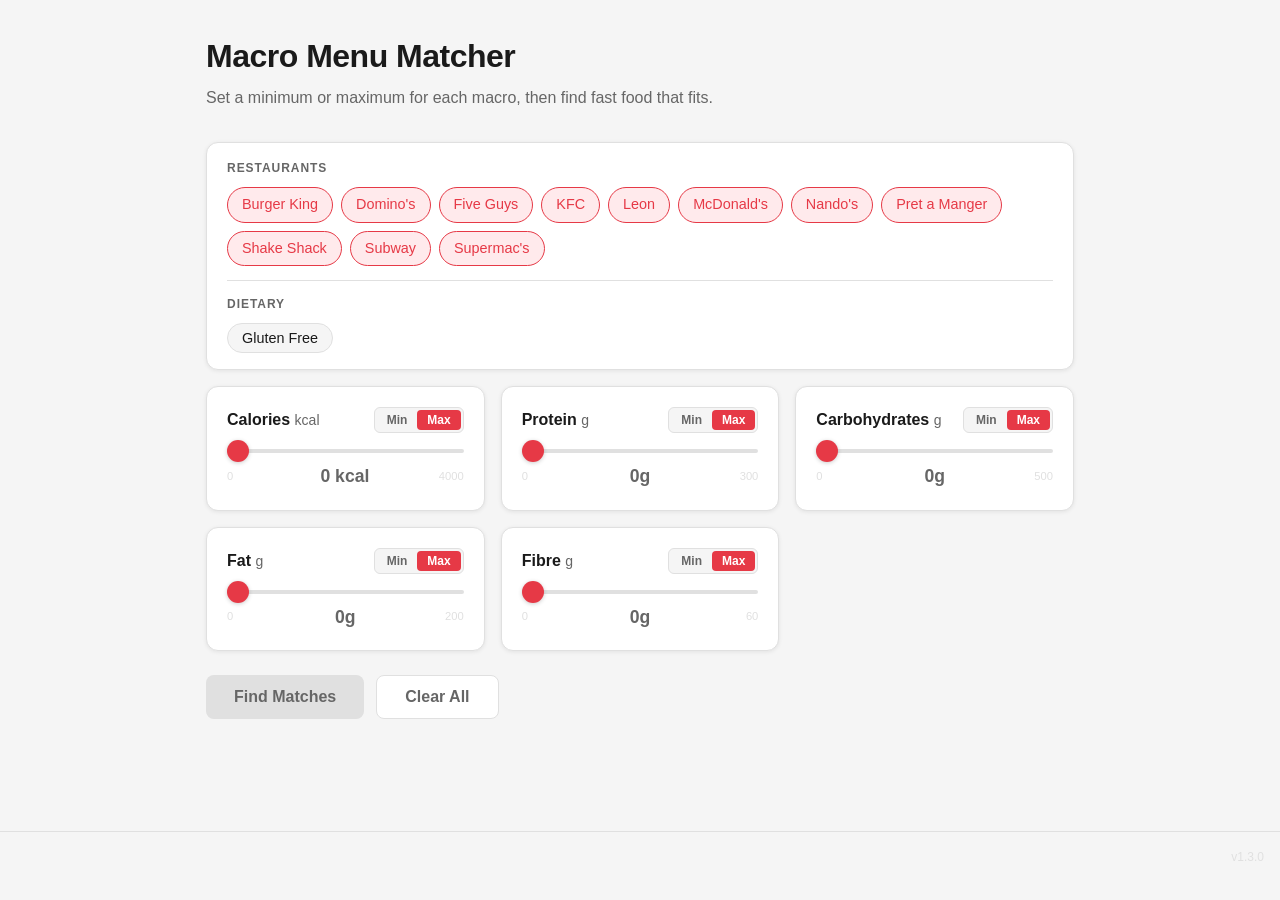
<file: index.html>
<!DOCTYPE html>
<html lang="en">
<head>
    <meta charset="UTF-8">
    <meta name="viewport" content="width=device-width, initial-scale=1.0">
    <title>Macro Menu Matcher</title>
    <link rel="stylesheet" href="style.css">
</head>
<body>
    <div class="container">
        <header>
            <h1>Macro Menu Matcher</h1>
            <p class="subtitle">Set a minimum or maximum for each macro, then find fast food that fits.</p>
        </header>

        <main>
            <form id="macro-form">
                <div class="restaurant-filter">
                    <h2 class="section-label">Restaurants</h2>
                    <div id="chain-checkboxes">
                        <!-- populated by app.js -->
                    </div>
                    <div class="dietary-filter">
                        <h2 class="section-label">Dietary</h2>
                        <div id="dietary-toggles">
                            <button type="button" id="gf-toggle" class="chain-checkbox-label">Gluten Free</button>
                        </div>
                    </div>
                </div>
                <div id="gf-disclaimer" class="gf-disclaimer" hidden>
                    <strong>Not certified gluten-free</strong>
                    Items listed are made without gluten-containing ingredients according to each chain's official allergen information. Cross-contamination from shared fryers, preparation surfaces, and utensils is possible. If you have coeliac disease or a severe gluten intolerance, contact the restaurant directly before ordering.
                </div>

                <div class="filters-grid">

                    <div class="filter-card" data-macro="kcal">
                        <div class="card-header">
                            <h2>Calories <span class="unit">kcal</span></h2>
                            <div class="mode-toggle">
                                <button type="button" class="mode-btn" data-mode="min">Min</button>
                                <button type="button" class="mode-btn active" data-mode="max">Max</button>
                            </div>
                        </div>
                        <div class="slider-row">
                            <input type="range" class="slider" min="0" max="4000" step="50" value="0">
                        </div>
                        <div class="slider-value-row">
                            <span class="slider-min-label">0</span>
                            <span class="slider-value">0 kcal</span>
                            <span class="slider-max-label">4000</span>
                        </div>
                    </div>

                    <div class="filter-card" data-macro="protein">
                        <div class="card-header">
                            <h2>Protein <span class="unit">g</span></h2>
                            <div class="mode-toggle">
                                <button type="button" class="mode-btn" data-mode="min">Min</button>
                                <button type="button" class="mode-btn active" data-mode="max">Max</button>
                            </div>
                        </div>
                        <div class="slider-row">
                            <input type="range" class="slider" min="0" max="300" step="5" value="0">
                        </div>
                        <div class="slider-value-row">
                            <span class="slider-min-label">0</span>
                            <span class="slider-value">0g</span>
                            <span class="slider-max-label">300</span>
                        </div>
                    </div>

                    <div class="filter-card" data-macro="carbs">
                        <div class="card-header">
                            <h2>Carbohydrates <span class="unit">g</span></h2>
                            <div class="mode-toggle">
                                <button type="button" class="mode-btn" data-mode="min">Min</button>
                                <button type="button" class="mode-btn active" data-mode="max">Max</button>
                            </div>
                        </div>
                        <div class="slider-row">
                            <input type="range" class="slider" min="0" max="500" step="10" value="0">
                        </div>
                        <div class="slider-value-row">
                            <span class="slider-min-label">0</span>
                            <span class="slider-value">0g</span>
                            <span class="slider-max-label">500</span>
                        </div>
                    </div>

                    <div class="filter-card" data-macro="fat">
                        <div class="card-header">
                            <h2>Fat <span class="unit">g</span></h2>
                            <div class="mode-toggle">
                                <button type="button" class="mode-btn" data-mode="min">Min</button>
                                <button type="button" class="mode-btn active" data-mode="max">Max</button>
                            </div>
                        </div>
                        <div class="slider-row">
                            <input type="range" class="slider" min="0" max="200" step="5" value="0">
                        </div>
                        <div class="slider-value-row">
                            <span class="slider-min-label">0</span>
                            <span class="slider-value">0g</span>
                            <span class="slider-max-label">200</span>
                        </div>
                    </div>

                    <div class="filter-card" data-macro="fibre">
                        <div class="card-header">
                            <h2>Fibre <span class="unit">g</span></h2>
                            <div class="mode-toggle">
                                <button type="button" class="mode-btn" data-mode="min">Min</button>
                                <button type="button" class="mode-btn active" data-mode="max">Max</button>
                            </div>
                        </div>
                        <div class="slider-row">
                            <input type="range" class="slider" min="0" max="60" step="1" value="0">
                        </div>
                        <div class="slider-value-row">
                            <span class="slider-min-label">0</span>
                            <span class="slider-value">0g</span>
                            <span class="slider-max-label">60</span>
                        </div>
                    </div>

                </div>

                <div class="actions">
                    <button type="submit" id="search-btn" disabled>Find Matches</button>
                    <button type="button" id="clear-btn">Clear All</button>
                </div>
            </form>

            <section id="results" hidden>
                <h2 id="results-heading"></h2>
                <div id="results-list"></div>
            </section>
        </main>
    </div>

    <footer class="site-footer">
        <span id="version-label"></span>
    </footer>

    <script src="version.js"></script>
    <script src="data.js"></script>
    <script src="filters.js"></script>
    <script src="app.js"></script>

    <script>document.getElementById('version-label').textContent = 'v' + VERSION;</script>
</body>
</html>
</file>
<file: style.css>
*, *::before, *::after {
    box-sizing: border-box;
    margin: 0;
    padding: 0;
}

:root {
    --bg: #f5f5f5;
    --surface: #ffffff;
    --border: #e0e0e0;
    --text: #1a1a1a;
    --text-secondary: #666666;
    --accent: #e63946;
    --accent-hover: #c1121f;
    --radius: 12px;
    --shadow: 0 1px 4px rgba(0,0,0,0.08);
}

body {
    font-family: -apple-system, BlinkMacSystemFont, "Segoe UI", Roboto, sans-serif;
    background: var(--bg);
    color: var(--text);
    line-height: 1.5;
    min-height: 100vh;
}

.container {
    max-width: 900px;
    margin: 0 auto;
    padding: 32px 16px 64px;
}

header {
    margin-bottom: 32px;
}

header h1 {
    font-size: 2rem;
    font-weight: 700;
    letter-spacing: -0.5px;
}

.subtitle {
    color: var(--text-secondary);
    margin-top: 6px;
}

.gf-link {
    display: inline-block;
    margin-top: 8px;
    font-size: 0.875rem;
    font-weight: 600;
    color: var(--accent);
    text-decoration: none;
}

.gf-link:hover {
    text-decoration: underline;
}

/* Restaurant filter */

.section-label {
    font-size: 0.75rem;
    font-weight: 700;
    text-transform: uppercase;
    letter-spacing: 0.08em;
    color: var(--text-secondary);
    margin-bottom: 10px;
}

.restaurant-filter {
    background: var(--surface);
    border: 1px solid var(--border);
    border-radius: var(--radius);
    padding: 16px 20px;
    box-shadow: var(--shadow);
    margin-bottom: 16px;
}

#chain-checkboxes {
    display: flex;
    flex-wrap: wrap;
    gap: 8px;
}

.chain-checkbox-label {
    display: flex;
    align-items: center;
    gap: 7px;
    padding: 6px 14px;
    border: 1px solid var(--border);
    border-radius: 20px;
    cursor: pointer;
    font-size: 0.9rem;
    font-weight: 500;
    color: var(--text);
    background: var(--bg);
    user-select: none;
    transition: border-color 0.15s, background 0.15s;
}

.chain-checkbox-label:hover {
    border-color: var(--accent);
}

.chain-checkbox-label input[type="checkbox"] {
    display: none;
}

.chain-checkbox-label.checked {
    background: #ffeaec;
    border-color: var(--accent);
    color: var(--accent);
}

/* Dietary filter row */

.dietary-filter {
    margin-top: 14px;
    padding-top: 14px;
    border-top: 1px solid var(--border);
}

.dietary-filter .section-label {
    margin-bottom: 10px;
}

#dietary-toggles {
    display: flex;
    flex-wrap: wrap;
    gap: 8px;
}

.chain-checkbox-label.gf-active {
    background: #e8f5e9;
    border-color: #4caf50;
    color: #2e7d32;
}

.gf-disclaimer {
    background: #fff8e1;
    border: 1px solid #ffe082;
    border-radius: var(--radius);
    padding: 14px 18px;
    font-size: 0.85rem;
    color: #5d4037;
    margin-bottom: 16px;
    line-height: 1.6;
}

.gf-disclaimer strong {
    display: block;
    margin-bottom: 4px;
}

/* Filter grid */

.filters-grid {
    display: grid;
    grid-template-columns: repeat(auto-fill, minmax(240px, 1fr));
    gap: 16px;
}

.filter-card {
    background: var(--surface);
    border: 1px solid var(--border);
    border-radius: var(--radius);
    padding: 20px;
    box-shadow: var(--shadow);
}

.filter-card.active {
    border-color: var(--accent);
}

.card-header {
    display: flex;
    align-items: center;
    justify-content: space-between;
    margin-bottom: 16px;
    gap: 8px;
}

.filter-card h2 {
    font-size: 1rem;
    font-weight: 600;
    white-space: nowrap;
}

.filter-card h2 .unit {
    font-weight: 400;
    color: var(--text-secondary);
    font-size: 0.875rem;
}

/* Min/Max toggle */

.mode-toggle {
    display: flex;
    background: var(--bg);
    border: 1px solid var(--border);
    border-radius: 6px;
    padding: 2px;
    flex-shrink: 0;
}

.mode-btn {
    padding: 3px 10px;
    border: none;
    border-radius: 4px;
    font-size: 0.75rem;
    font-weight: 600;
    cursor: pointer;
    background: transparent;
    color: var(--text-secondary);
    transition: background 0.15s, color 0.15s;
}

.mode-btn.active {
    background: var(--accent);
    color: #fff;
}

/* Slider */

.slider-row {
    display: flex;
    align-items: center;
}

.slider {
    flex: 1;
    -webkit-appearance: none;
    appearance: none;
    height: 4px;
    border-radius: 2px;
    background: var(--border);
    outline: none;
    cursor: pointer;
}

.slider::-webkit-slider-thumb {
    -webkit-appearance: none;
    appearance: none;
    width: 22px;
    height: 22px;
    border-radius: 50%;
    background: var(--accent);
    cursor: pointer;
    box-shadow: 0 1px 4px rgba(0,0,0,0.2);
    transition: transform 0.1s;
}

.slider::-webkit-slider-thumb:hover {
    transform: scale(1.15);
}

.slider::-moz-range-thumb {
    width: 22px;
    height: 22px;
    border-radius: 50%;
    background: var(--accent);
    cursor: pointer;
    border: none;
    box-shadow: 0 1px 4px rgba(0,0,0,0.2);
}

/* Value row below the slider */
.slider-value-row {
    display: flex;
    align-items: center;
    justify-content: space-between;
    margin-top: 10px;
}

.slider-min-label,
.slider-max-label {
    font-size: 0.7rem;
    color: var(--border);
    min-width: 24px;
}

.slider-max-label {
    text-align: right;
}

.slider-value {
    font-size: 1.1rem;
    font-weight: 700;
    color: var(--text-secondary);
    text-align: center;
    flex: 1;
    transition: color 0.15s;
}

.filter-card.active .slider-value {
    color: var(--accent);
}

/* Fill the slider track up to the thumb */
.slider.fill-left {
    background: linear-gradient(to right, var(--accent) var(--fill), var(--border) var(--fill));
}

/* Actions */

.actions {
    display: flex;
    gap: 12px;
    margin-top: 24px;
}

button {
    padding: 12px 28px;
    border-radius: 8px;
    font-size: 1rem;
    font-weight: 600;
    cursor: pointer;
    border: none;
    transition: background 0.15s;
}

#search-btn {
    background: var(--accent);
    color: white;
}

#search-btn:hover:not(:disabled) {
    background: var(--accent-hover);
}

#search-btn:disabled {
    background: var(--border);
    color: var(--text-secondary);
    cursor: not-allowed;
}

#clear-btn {
    background: var(--surface);
    color: var(--text-secondary);
    border: 1px solid var(--border);
}

#clear-btn:hover {
    background: var(--bg);
}

/* Results */

#results {
    margin-top: 40px;
}

#results-heading {
    font-size: 1.125rem;
    font-weight: 600;
    margin-bottom: 16px;
    color: var(--text-secondary);
}

#results-list {
    display: flex;
    flex-direction: column;
    gap: 20px;
}

.chain-group h3 {
    font-size: 0.8rem;
    font-weight: 700;
    text-transform: uppercase;
    letter-spacing: 0.08em;
    color: var(--text-secondary);
    margin-bottom: 8px;
}

.chain-items {
    display: flex;
    flex-direction: column;
    gap: 8px;
}

.result-item {
    background: var(--surface);
    border: 1px solid var(--border);
    border-radius: var(--radius);
    padding: 16px 20px;
    box-shadow: var(--shadow);
}

.result-item .item-name {
    font-weight: 600;
    font-size: 1rem;
    margin-bottom: 10px;
}

.macros {
    display: flex;
    flex-wrap: wrap;
    gap: 8px;
}

.macro-pill {
    display: flex;
    flex-direction: column;
    align-items: center;
    background: var(--bg);
    border-radius: 8px;
    padding: 6px 12px;
    min-width: 54px;
}

.macro-pill .value {
    font-weight: 700;
    font-size: 0.95rem;
}

.macro-pill .label {
    font-size: 0.65rem;
    color: var(--text-secondary);
    text-transform: uppercase;
    letter-spacing: 0.05em;
}

.macro-pill.highlighted {
    background: #ffeaec;
}

.macro-pill.highlighted .value {
    color: var(--accent);
}

.no-results {
    color: var(--text-secondary);
    padding: 24px 0;
}

/* Footer */

.site-footer {
    margin-top: 48px;
    padding-top: 16px;
    border-top: 1px solid var(--border);
    text-align: right;
    padding-right: 16px;
    padding-bottom: 16px;
    font-size: 0.75rem;
    color: var(--border);
}

@media (max-width: 480px) {
    header h1 { font-size: 1.5rem; }
    .actions { flex-direction: column; }
    button { width: 100%; }
}
</file>
